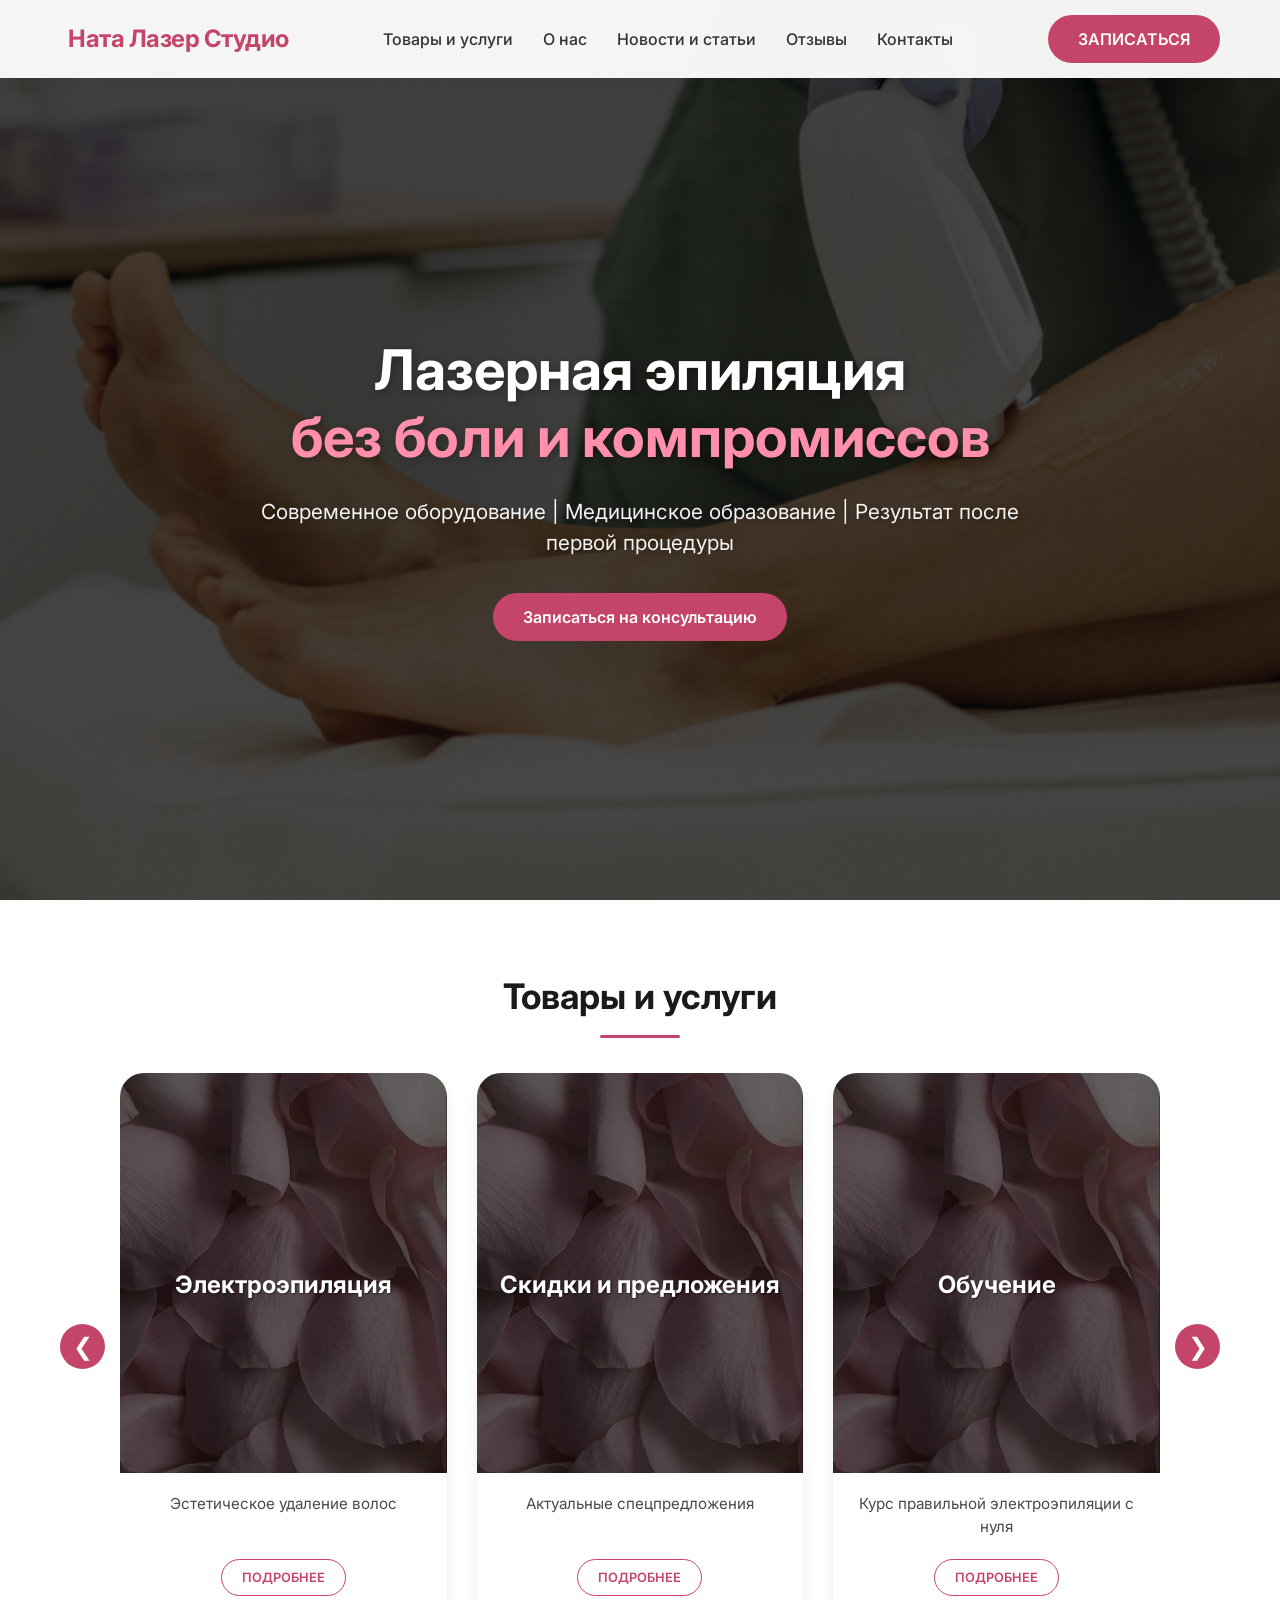
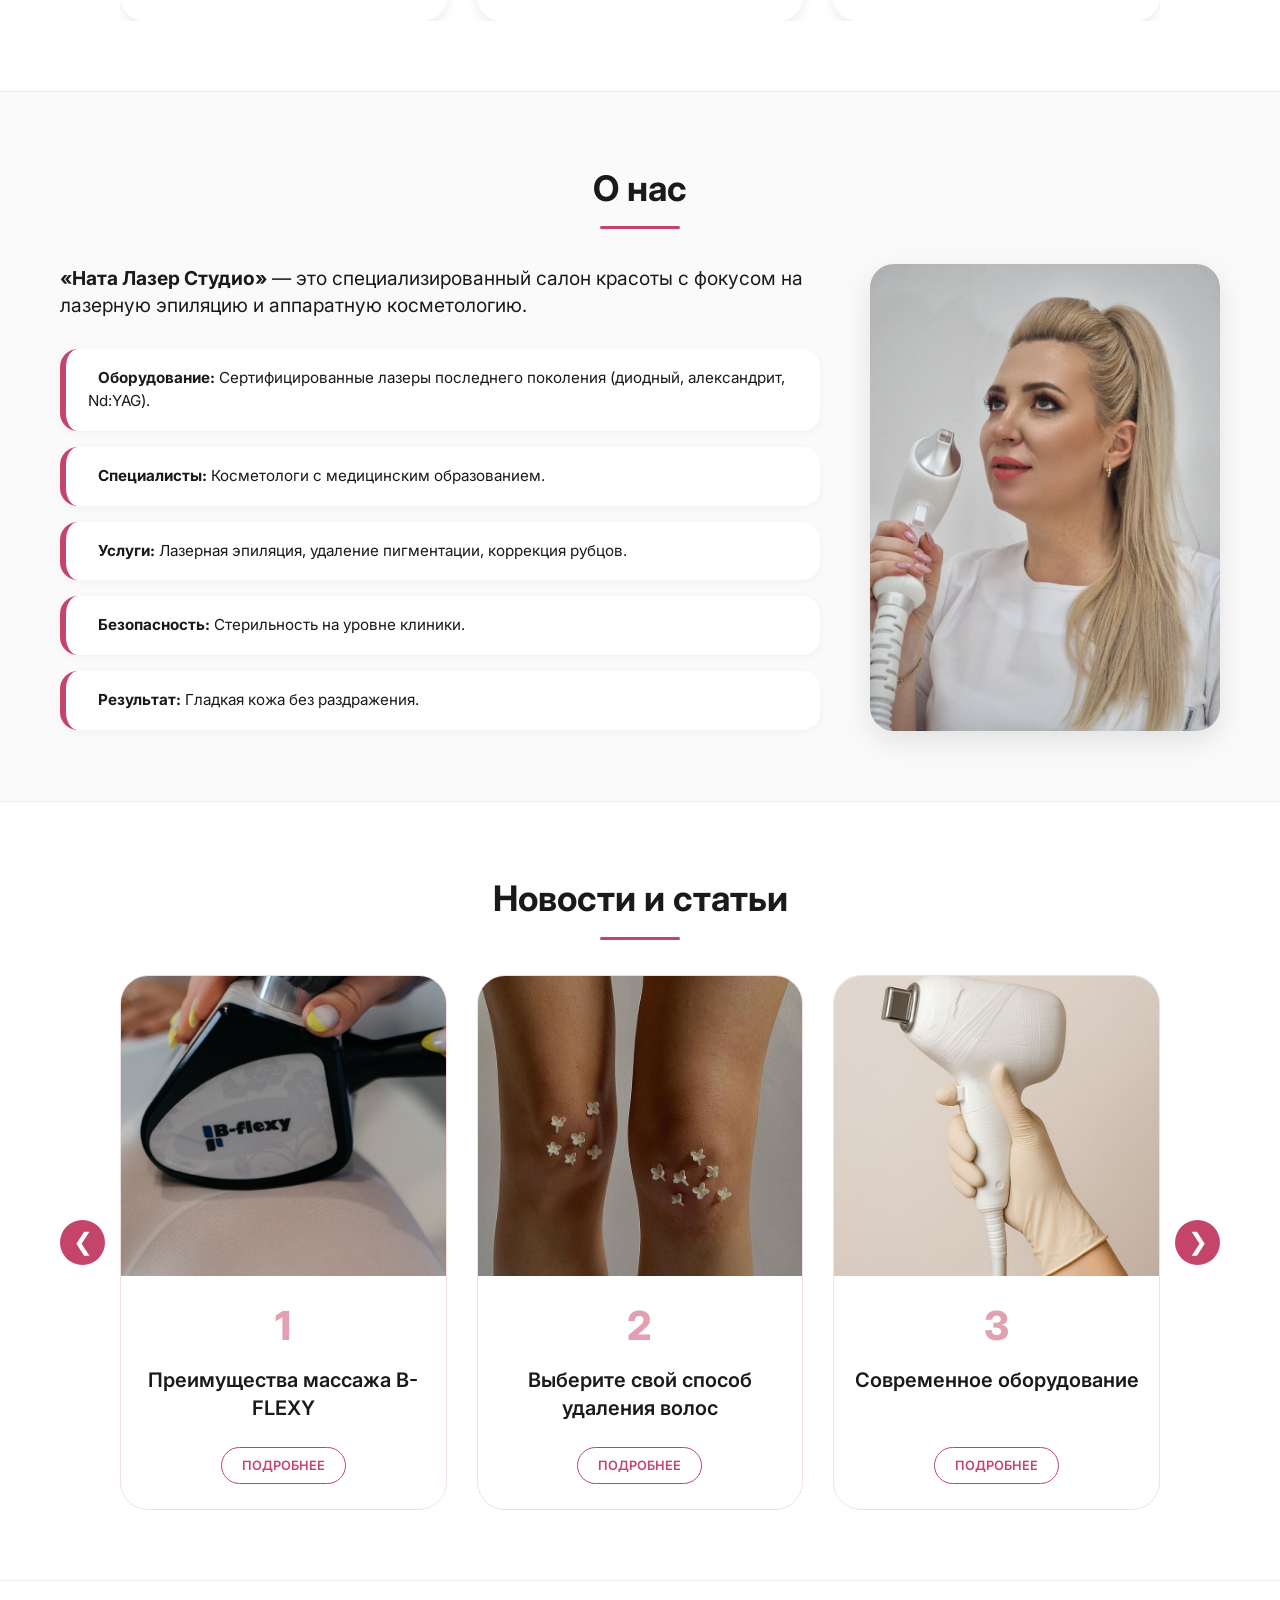
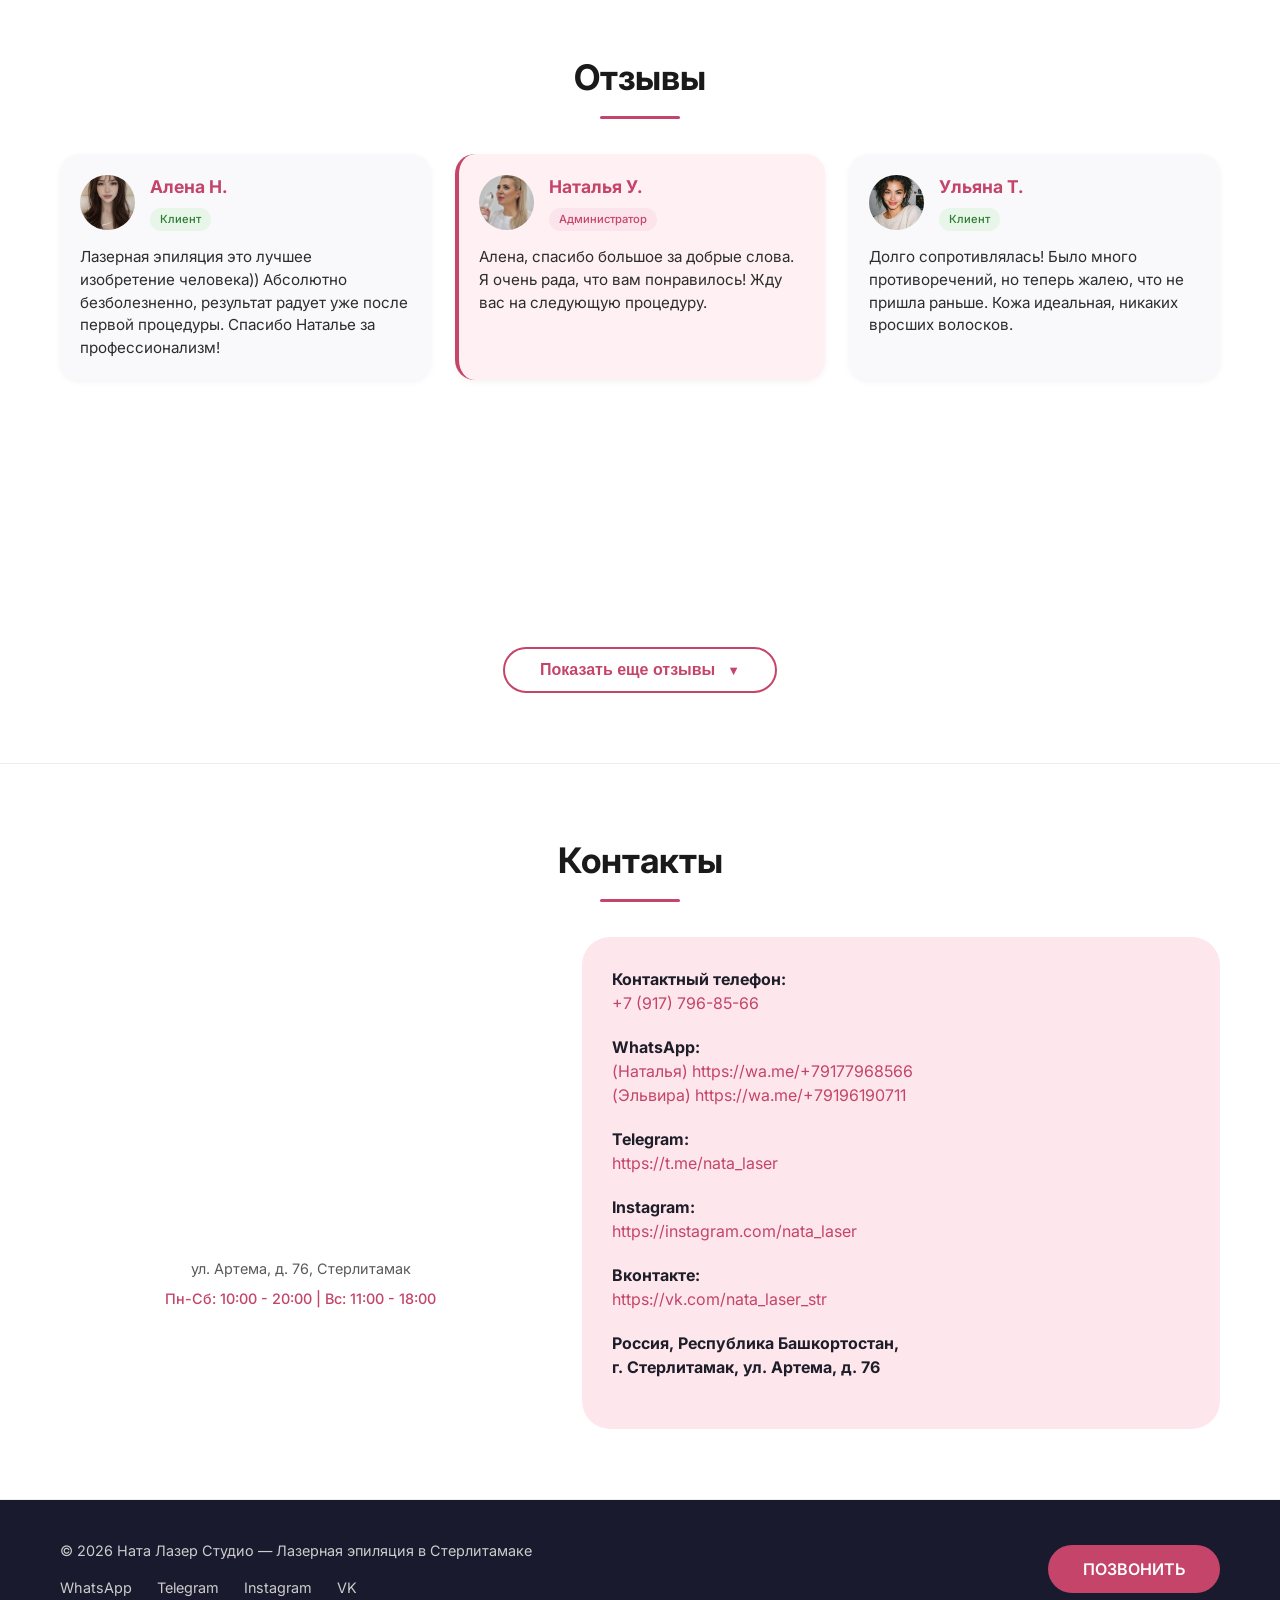
<file: index.html>
<!DOCTYPE html>
<html lang="ru">
<head>
    <meta charset="UTF-8">
    <meta name="viewport" content="width=device-width, initial-scale=1.0, user-scalable=yes">
    <title>Ната Лазер Студио - Лазерная эпиляция в Стерлитамаке</title>
    <link rel="stylesheet" href="css/style.css">
    <link href="https://fonts.googleapis.com/css2?family=Inter:opsz,wght@14..32,300;14..32,400;14..32,500;14..32,600;14..32,700&display=swap" rel="stylesheet">
</head>
<body>

    <!-- Блок с фоновым изображением (шапка + герой) -->
    <div class="hero-bg" style="background-image: url('6_-1.png');">
        <header class="header">
            <div class="container header-container">
                <div class="logo">
                    <span class="logo-icon"></span>
                    Ната Лазер Студио
                </div>
                <nav class="nav">
                    <ul class="nav-list">
                        <li><a href="#services">Товары и услуги</a></li>
                        <li><a href="#about">О нас</a></li>
                        <li><a href="#news">Новости и статьи</a></li>
                        <li><a href="#reviews">Отзывы</a></li>
                        <li><a href="#contacts">Контакты</a></li>
                    </ul>
                </nav>
                <div class="header-buttons">
                    <a href="pages/appointment.html" class="btn-primary">ЗАПИСАТЬСЯ</a>
                    <div class="mobile-menu-btn" id="mobileMenuBtn">☰</div>
                </div>
            </div>
        </header>

        <!-- Герой-секция -->
        <section class="hero">
            <div class="container hero-container">
                <div class="hero-content">
                    <h1>Лазерная эпиляция <span class="highlight">без боли и компромиссов</span></h1>
                    <p>Современное оборудование | Медицинское образование | Результат после первой процедуры</p>
                    <a href="pages/appointment.html" class="btn-primary">Записаться на консультацию</a>
                </div>
            </div>
        </section>
    </div>

    <!-- Секция: Товары и услуги со стрелками -->
<section id="services" class="services section">
    <div class="container">
        <h2 class="section-title">Товары и услуги</h2>
        <div class="services-slider-container">
            <button class="slider-arrow services-prev-arrow" id="servicesPrevBtn">❮</button>
            <div class="services-slider-wrapper">
                <div class="services-grid" id="servicesGrid">
                    <!-- Услуга 1 -->
                    <div class="service-card">
                        <div class="service-image-wrapper">
                            <img src="Лепестки.jfif" alt="Электроэпиляция">
                            <h3 class="image-title">Электроэпиляция</h3>
                        </div>
                        <div class="service-content">
                            <p>Эстетическое удаление волос</p>
                            <a href="pages/service-electroepilation.html" class="btn-outline">ПОДРОБНЕЕ</a>
                        </div>
                    </div>
                    <!-- Услуга 2 -->
                    <div class="service-card">
                        <div class="service-image-wrapper">
                            <img src="Лепестки.jfif" alt="Скидки и предложения">
                            <h3 class="image-title">Скидки и предложения</h3>
                        </div>
                        <div class="service-content">
                            <p>Актуальные спецпредложения</p>
                            <a href="pages/service-discounts.html" class="btn-outline">ПОДРОБНЕЕ</a>
                        </div>
                    </div>
                    <!-- Услуга 3 -->
                    <div class="service-card">
                        <div class="service-image-wrapper">
                            <img src="Лепестки.jfif" alt="Обучение">
                            <h3 class="image-title">Обучение</h3>
                        </div>
                        <div class="service-content">
                            <p>Курс правильной электроэпиляции с нуля</p>
                            <a href="pages/service-training.html" class="btn-outline">ПОДРОБНЕЕ</a>
                        </div>
                    </div>
                    <!-- Услуга 4 (новая) -->
                    <div class="service-card">
                        <div class="service-image-wrapper">
                            <img src="Лепестки.jfif" alt="Лазерная эпиляция">
                            <h3 class="image-title">Лазерная эпиляция</h3>
                        </div>
                        <div class="service-content">
                            <p>Безболезненное удаление волос на любом участке тела</p>
                            <a href="pages/service-laser.html" class="btn-outline">ПОДРОБНЕЕ</a>
                        </div>
                    </div>
                    <!-- Услуга 5 (новая) -->
                    <div class="service-card">
                        <div class="service-image-wrapper">
                            <img src="Лепестки.jfif" alt="Удаление пигментации">
                            <h3 class="image-title">Удаление пигментации</h3>
                        </div>
                        <div class="service-content">
                            <p>Избавление от возрастных и солнечных пятен</p>
                            <a href="pages/service-pigmentation.html" class="btn-outline">ПОДРОБНЕЕ</a>
                        </div>
                    </div>
                    <!-- Услуга 6 (новая) -->
                    <div class="service-card">
                        <div class="service-image-wrapper">
                            <img src="Лепестки.jfif" alt="Коррекция рубцов">
                            <h3 class="image-title">Коррекция рубцов</h3>
                        </div>
                        <div class="service-content">
                            <p>Сглаживание и уменьшение видимости рубцов</p>
                            <a href="pages/service-scars.html" class="btn-outline">ПОДРОБНЕЕ</a>
                        </div>
                    </div>
                    <!-- Пустые блоки для плавной прокрутки -->
                    <div class="service-card placeholder"></div>
                    <div class="service-card placeholder"></div>
                </div>
            </div>
            <button class="slider-arrow services-next-arrow" id="servicesNextBtn">❯</button>
        </div>
    </div>
</section>

    <!-- Секция: О нас (изображение справа, меньшего размера, без бейджа) -->
<section id="about" class="about section">
    <div class="container">
        <h2 class="section-title">О нас</h2>
        <div class="about-wrapper">
            <div class="about-content">
                <p class="about-intro"><strong>«Ната Лазер Студио»</strong> — это специализированный салон красоты с фокусом на лазерную эпиляцию и аппаратную косметологию.</p>
                <ul class="about-features">
                    <li><span class="check"></span> <strong>Оборудование:</strong> Сертифицированные лазеры последнего поколения (диодный, александрит, Nd:YAG).</li>
                    <li><span class="check"></span> <strong>Специалисты:</strong> Косметологи с медицинским образованием.</li>
                    <li><span class="check"></span> <strong>Услуги:</strong> Лазерная эпиляция, удаление пигментации, коррекция рубцов.</li>
                    <li><span class="check"></span> <strong>Безопасность:</strong> Стерильность на уровне клиники.</li>
                    <li><span class="check"></span> <strong>Результат:</strong> Гладкая кожа без раздражения.</li>
                </ul>
            </div>
            <div class="about-image">
                <img src="KfZKb-5ImnzSB_TgG2W9nOehvmDwSBTwfjggg4GZu4YEuq7ZzDr-_UV0fSuyWFz8wXO5xVfequ4tI4Vq-skDBWuE.jpg" alt="Наш салон">
            </div>
        </div>
    </div>
</section>

    <!-- Секция: Новости и статьи со стрелками -->
<section id="news" class="news section">
    <div class="container">
        <h2 class="section-title">Новости и статьи</h2>
        <div class="news-slider-container">
            <button class="slider-arrow news-prev-arrow" id="newsPrevBtn">❮</button>
            <div class="news-slider-wrapper">
                <div class="news-grid" id="newsGrid">
                    <!-- Новость 1 -->
                    <div class="news-item">
                        <div class="news-image">
                            <img src="XXL.jfif" alt="Массаж B-FLEXY">
                        </div>
                        <div class="news-content">
                            <div class="news-num">1</div>
                            <h3>Преимущества массажа B-FLEXY</h3>
                            <a href="pages/news-massage.html" class="btn-outline">ПОДРОБНЕЕ</a>
                        </div>
                    </div>
                    <!-- Новость 2 -->
                    <div class="news-item">
                        <div class="news-image">
                            <img src="загруженное (400).jfif" alt="Удаление волос">
                        </div>
                        <div class="news-content">
                            <div class="news-num">2</div>
                            <h3>Выберите свой способ удаления волос</h3>
                            <a href="pages/news-hair-removal.html" class="btn-outline">ПОДРОБНЕЕ</a>
                        </div>
                    </div>
                    <!-- Новость 3 -->
                    <div class="news-item">
                        <div class="news-image">
                            <img src="Depilación láser.jfif" alt="Оборудование">
                        </div>
                        <div class="news-content">
                            <div class="news-num">3</div>
                            <h3>Современное оборудование</h3>
                            <a href="pages/news-equipment.html" class="btn-outline">ПОДРОБНЕЕ</a>
                        </div>
                    </div>
                    <!-- Новость 4 (новая) -->
                    <div class="news-item">
                        <div class="news-image">
                            <img src="загруженное (500).jfif" alt="Лазерная эпиляция">
                        </div>
                        <div class="news-content">
                            <div class="news-num">4</div>
                            <h3>Лазерная эпиляция: мифы и реальность</h3>
                            <a href="pages/news-laser-myths.html" class="btn-outline">ПОДРОБНЕЕ</a>
                        </div>
                    </div>
                    <!-- Новость 5 (новая) -->
                    <div class="news-item">
                        <div class="news-image">
                            <img src="загруженное (19).jfif" alt="Уход за кожей">
                        </div>
                        <div class="news-content">
                            <div class="news-num">5</div>
                            <h3>Как ухаживать за кожей после эпиляции</h3>
                            <a href="pages/news-cosmetology.html" class="btn-outline">ПОДРОБНЕЕ</a>
                        </div>
                    </div>
                    <!-- Новость 6 (новая) -->
                    <div class="news-item">
                        <div class="news-image">
                            <img src="загруженное (100).jfif" alt="Косметология">
                        </div>
                        <div class="news-content">
                            <div class="news-num">6</div>
                            <h3>Аппаратная косметология: что нового?</h3>
                            <a href="#" class="btn-outline">ПОДРОБНЕЕ</a>
                        </div>
                    </div>
                    <!-- Пустые блоки для плавной прокрутки -->
                    <div class="news-item placeholder"></div>
                    <div class="news-item placeholder"></div>
                </div>
            </div>
            <button class="slider-arrow news-next-arrow" id="newsNextBtn">❯</button>
        </div>
    </div>
</section>

    <!-- Секция: Отзывы (сетка как на прототипе + кнопка "Показать еще") -->
<section id="reviews" class="reviews section">
    <div class="container">
        <h2 class="section-title">Отзывы</h2>
        <div class="reviews-wrapper">
            <div class="reviews-grid" id="reviewsGrid">
                <!-- Видимые отзывы -->
                
                <!-- 1. Алена Н. (клиент) -->
                <div class="review-card">
                    <div class="review-header">
                        <div class="review-avatar">
                            <img src="Top Shaggy Hairstyles for Women – Volume, Texture & Trendy Looks - Fascinate Names.jfif" alt="Аватар">
                        </div>
                        <div class="review-author">
                            <h4>Алена Н.</h4>
                            <span class="review-status client">Клиент</span>
                        </div>
                    </div>
                    <p>Лазерная эпиляция это лучшее изобретение человека)) Абсолютно безболезненно, результат радует уже после первой процедуры. Спасибо Наталье за профессионализм!</p>
                </div>
                
                <!-- 2. Наталья У. (админ) -->
                <div class="review-card admin-response">
                    <div class="review-header">
                        <div class="review-avatar">
                            <img src="KfZKb-5ImnzSB_TgG2W9nOehvmDwSBTwfjggg4GZu4YEuq7ZzDr-_UV0fSuyWFz8wXO5xVfequ4tI4Vq-skDBWuE.jpg" alt="Наталья">
                        </div>
                        <div class="review-author">
                            <h4>Наталья У.</h4>
                            <span class="review-status admin">Администратор</span>
                        </div>
                    </div>
                    <p>Алена, спасибо большое за добрые слова. Я очень рада, что вам понравилось! Жду вас на следующую процедуру.</p>
                </div>
                
                <!-- 3. Ульяна Т. (клиент) -->
                <div class="review-card">
                    <div class="review-header">
                        <div class="review-avatar">
                            <img src="загруженное (150).jfif" alt="Аватар">
                        </div>
                        <div class="review-author">
                            <h4>Ульяна Т.</h4>
                            <span class="review-status client">Клиент</span>
                        </div>
                    </div>
                    <p>Долго сопротивлялась! Было много противоречений, но теперь жалею, что не пришла раньше. Кожа идеальная, никаких вросших волосков.</p>
                </div>
                
                <!-- 4. Наталья У. (админ) -->
                <div class="review-card admin-response">
                    <div class="review-header">
                        <div class="review-avatar">
                            <img src="KfZKb-5ImnzSB_TgG2W9nOehvmDwSBTwfjggg4GZu4YEuq7ZzDr-_UV0fSuyWFz8wXO5xVfequ4tI4Vq-skDBWuE.jpg" alt="Наталья">
                        </div>
                        <div class="review-author">
                            <h4>Наталья У.</h4>
                            <span class="review-status admin">Администратор</span>
                        </div>
                    </div>
                    <p>Ульяна, спасибо, моя дорогая, очень рада, что всё у тебя получилось! Главное — довериться профессионалам.</p>
                </div>
                
                <!-- 5. Оксана В. (клиент) -->
                <div class="review-card">
                    <div class="review-header">
                        <div class="review-avatar">
                            <img src="загруженное (18).jfif" alt="Аватар">
                        </div>
                        <div class="review-author">
                            <h4>Оксана В.</h4>
                            <span class="review-status client">Клиент</span>
                        </div>
                    </div>
                    <p>Очень долго мечтала о гладкой и красивой коже. Испробовала всё — воск, шугаринг. Лазер — это прорыв! Спасибо студии за подход.</p>
                </div>
                
                <!-- 6. Наталья У. (админ) -->
                <div class="review-card admin-response">
                    <div class="review-header">
                        <div class="review-avatar">
                            <img src="KfZKb-5ImnzSB_TgG2W9nOehvmDwSBTwfjggg4GZu4YEuq7ZzDr-_UV0fSuyWFz8wXO5xVfequ4tI4Vq-skDBWuE.jpg" alt="Наталья">
                        </div>
                        <div class="review-author">
                            <h4>Наталья У.</h4>
                            <span class="review-status admin">Администратор</span>
                        </div>
                    </div>
                    <p>Оксана, спасибо большое. Я благодарна за твой выбор и доверие. Радовать вас — моя главная цель!</p>
                </div>
                
                <!-- Дополнительные отзывы (скрыты по умолчанию) -->
                
                <!-- 7. Екатерина М. (клиент) -->
                <div class="review-card extra-review">
                    <div class="review-header">
                        <div class="review-avatar">
                            <img src="загруженное (450).jfif" alt="Аватар">
                        </div>
                        <div class="review-author">
                            <h4>Екатерина М.</h4>
                            <span class="review-status client">Клиент</span>
                        </div>
                    </div>
                    <p>Посетила студию впервые. Очень понравилось отношение персонала и чистота. Процедура прошла комфортно, результат отличный. Обязательно приду еще!</p>
                </div>
                
                <!-- 8. Наталья У. (админ) -->
                <div class="review-card admin-response extra-review">
                    <div class="review-header">
                        <div class="review-avatar">
                            <img src="KfZKb-5ImnzSB_TgG2W9nOehvmDwSBTwfjggg4GZu4YEuq7ZzDr-_UV0fSuyWFz8wXO5xVfequ4tI4Vq-skDBWuE.jpg" alt="Наталья">
                        </div>
                        <div class="review-author">
                            <h4>Наталья У.</h4>
                            <span class="review-status admin">Администратор</span>
                        </div>
                    </div>
                    <p>Екатерина, спасибо за тёплые слова! Всегда рады вас видеть. Следите за нашими акциями!</p>
                </div>
                
                <!-- 9. Дмитрий П. (клиент) -->
                <div class="review-card extra-review">
                    <div class="review-header">
                        <div class="review-avatar">
                            <img src="midjourney.jfif" alt="Аватар">
                        </div>
                        <div class="review-author">
                            <h4>Дмитрий П.</h4>
                            <span class="review-status client">Клиент</span>
                        </div>
                    </div>
                    <p>Делал лазерную эпиляцию спины и плеч. Результат превзошёл ожидания. Волосы стали намного тоньше и растут медленнее. Рекомендую!</p>
                </div>
                
                <!-- 10. Наталья У. (админ) -->
                <div class="review-card admin-response extra-review">
                    <div class="review-header">
                        <div class="review-avatar">
                            <img src="KfZKb-5ImnzSB_TgG2W9nOehvmDwSBTwfjggg4GZu4YEuq7ZzDr-_UV0fSuyWFz8wXO5xVfequ4tI4Vq-skDBWuE.jpg" alt="Наталья">
                        </div>
                        <div class="review-author">
                            <h4>Наталья У.</h4>
                            <span class="review-status admin">Администратор</span>
                        </div>
                    </div>
                    <p>Дмитрий, благодарю за отзыв! Рады, что вы остались довольны результатом. Для мужчин у нас тоже есть специальные условия.</p>
                </div>
                
                <!-- 11. Ирина С. (клиент) -->
                <div class="review-card extra-review">
                    <div class="review-header">
                        <div class="review-avatar">
                            <img src="vkh.jfif" alt="Аватар">
                        </div>
                        <div class="review-author">
                            <h4>Ирина С.</h4>
                            <span class="review-status client">Клиент</span>
                        </div>
                    </div>
                    <p>Хожу уже полгода, кожа стала идеально гладкой. Очень удобное расположение, приятная атмосфера. Наталья — профессионал своего дела!</p>
                </div>
                
                <!-- 12. Наталья У. (админ) -->
                <div class="review-card admin-response extra-review">
                    <div class="review-header">
                        <div class="review-avatar">
                            <img src="KfZKb-5ImnzSB_TgG2W9nOehvmDwSBTwfjggg4GZu4YEuq7ZzDr-_UV0fSuyWFz8wXO5xVfequ4tI4Vq-skDBWuE.jpg" alt="Наталья">
                        </div>
                        <div class="review-author">
                            <h4>Наталья У.</h4>
                            <span class="review-status admin">Администратор</span>
                        </div>
                    </div>
                    <p>Ирина, спасибо большое за доверие и такой чудесный отзыв! Всегда ваша.</p>
                </div>
                
                <!-- 13. Анна К. (клиент) -->
                <div class="review-card extra-review">
                    <div class="review-header">
                        <div class="review-avatar">
                            <img src="загруженное (350).jfif" alt="Аватар">
                        </div>
                        <div class="review-author">
                            <h4>Анна К.</h4>
                            <span class="review-status client">Клиент</span>
                        </div>
                    </div>
                    <p>Отличный салон! Делала удаление сосудистых звёздочек. Всё прошло быстро и безболезненно. Результат заметен сразу. Спасибо!</p>
                </div>
                
                <!-- 14. Наталья У. (админ) -->
                <div class="review-card admin-response extra-review">
                    <div class="review-header">
                        <div class="review-avatar">
                            <img src="KfZKb-5ImnzSB_TgG2W9nOehvmDwSBTwfjggg4GZu4YEuq7ZzDr-_UV0fSuyWFz8wXO5xVfequ4tI4Vq-skDBWuE.jpg" alt="Наталья">
                        </div>
                        <div class="review-author">
                            <h4>Наталья У.</h4>
                            <span class="review-status admin">Администратор</span>
                        </div>
                    </div>
                    <p>Анна, спасибо за отзыв! Рада, что вам помогла наша процедура. Ждём вас снова!</p>
                </div>
                
                <!-- 15. Сергей В. (клиент) -->
                <div class="review-card extra-review">
                    <div class="review-header">
                        <div class="review-avatar">
                            <img src="загруженное (20).jfif" alt="Аватар">
                        </div>
                        <div class="review-author">
                            <h4>Сергей В.</h4>
                            <span class="review-status client">Клиент</span>
                        </div>
                    </div>
                    <p>Пришёл по рекомендации жены. Очень доволен! Персонал вежливый, оборудование современное. Процедура комфортная.</p>
                </div>
                
                <!-- 16. Наталья У. (админ) -->
                <div class="review-card admin-response extra-review">
                    <div class="review-header">
                        <div class="review-avatar">
                            <img src="KfZKb-5ImnzSB_TgG2W9nOehvmDwSBTwfjggg4GZu4YEuq7ZzDr-_UV0fSuyWFz8wXO5xVfequ4tI4Vq-skDBWuE.jpg" alt="Наталья">
                        </div>
                        <div class="review-author">
                            <h4>Наталья У.</h4>
                            <span class="review-status admin">Администратор</span>
                        </div>
                    </div>
                    <p>Сергей, спасибо большое! Передавайте привет супруге. Рады, что вам понравилось!</p>
                </div>
            </div>
            
            <!-- Кнопка "Показать еще" со стрелкой вниз -->
            <div class="reviews-show-more">
                <button id="showMoreReviewsBtn" class="btn-show-more">
                    <span>Показать еще отзывы</span>
                    <span class="arrow-down">▼</span>
                </button>
            </div>
        </div>
    </div>
</section>

    <!-- Секция: Контакты (без кнопки "Позвонить") -->
<section id="contacts" class="contacts section">
    <div class="container">
        <h2 class="section-title">Контакты</h2>
        <div class="contacts-wrapper">
            <div class="contacts-map">
                <iframe src="https://yandex.ru/map-widget/v1/?ll=56.000000%2C53.000000&z=14" width="100%" height="300" style="border:0; border-radius: 20px;" allowfullscreen="" loading="lazy"></iframe>
                <div class="map-note">
                    <p>ул. Артема, д. 76, Стерлитамак</p>
                    <p class="work-hours">Пн-Сб: 10:00 - 20:00 | Вс: 11:00 - 18:00</p>
                </div>
            </div>
            <div class="contacts-info">
                <div class="contact-phone">
                    <strong>Контактный телефон:</strong><br>
                    <a href="tel:+79177968566">+7 (917) 796-85-66</a>
                </div>
                <div class="contact-social">
                    <strong>WhatsApp:</strong><br>
                    <a href="https://wa.me/+79177968566" target="_blank">(Наталья) https://wa.me/+79177968566</a><br>
                    <a href="https://wa.me/+79196190711" target="_blank">(Эльвира) https://wa.me/+79196190711</a>
                </div>
                <div class="contact-social">
                    <strong>Telegram:</strong><br>
                    <a href="https://t.me/nata_laser" target="_blank">https://t.me/nata_laser</a>
                </div>
                <div class="contact-social">
                    <strong>Instagram:</strong><br>
                    <a href="https://instagram.com/nata_laser" target="_blank">https://instagram.com/nata_laser</a>
                </div>
                <div class="contact-social">
                    <strong>Вконтакте:</strong><br>
                    <a href="https://vk.com/nata_laser_str" target="_blank">https://vk.com/nata_laser_str</a>
                </div>
                <div class="contact-address">
                    <strong>Россия, Республика Башкортостан,<br> г. Стерлитамак, ул. Артема, д. 76</strong>
                </div>
                <!-- Кнопка ПОЗВОНИТЬ УДАЛЕНА ОТСЮДА -->
            </div>
        </div>
    </div>
</section>

<footer class="footer">
    <div class="container">
        <div class="footer-wrapper">
            <div class="footer-left">
                <p>© 2026 Ната Лазер Студио — Лазерная эпиляция в Стерлитамаке</p>
                <div class="footer-social">
                    <a href="https://wa.me/+79177968566">WhatsApp</a>
                    <a href="https://t.me/nata_laser">Telegram</a>
                    <a href="https://instagram.com/nata_laser">Instagram</a>
                    <a href="https://vk.com/nata_laser_str">VK</a>
                </div>
            </div>
            <div class="footer-right">
                <a href="tel:+79177968566" class="btn-call-footer">ПОЗВОНИТЬ</a>
            </div>
        </div>
    </div>
</footer>

    <script src="java/script.java"></script>
</body>
</html>
</file>
<file: css/style.css>
* {
    margin: 0;
    padding: 0;
    box-sizing: border-box;
}

body {
    font-family: 'Inter', sans-serif;
    background-color: #fff;
    color: #1a1a1a;
    line-height: 1.5;
}

.container {
    max-width: 1200px;
    margin: 0 auto;
    padding: 0 20px;
}

/* Блок с фоновым изображением для верха сайта */
.hero-bg {
    background-size: cover;
    background-position: center center;
    background-repeat: no-repeat;
    position: relative;
    min-height: 100vh;
    display: flex;
    flex-direction: column;
}

.hero-bg::before {
    content: '';
    position: absolute;
    top: 0;
    left: 0;
    width: 100%;
    height: 100%;
    background-color: rgba(0, 0, 0, 0.5);
    z-index: 0;
}

.hero-bg .header,
.hero-bg .hero {
    position: relative;
    z-index: 1;
}

/* Header */
.header {
    background: rgba(255, 255, 255, 0.95);
    backdrop-filter: blur(10px);
    box-shadow: 0 2px 15px rgba(0,0,0,0.05);
    position: fixed;
    top: 0;
    left: 0;
    width: 100%;
    z-index: 1000;
    padding: 15px 0;
    transition: all 0.3s ease;
}

/* Дополнительно: при скролле можно добавить уплотнение шапки (опционально) */
.header.scrolled {
    padding: 10px 0;
    background: rgba(255, 255, 255, 0.98);
    box-shadow: 0 4px 20px rgba(0,0,0,0.1);
}

.header-container {
    display: flex;
    justify-content: space-between;
    align-items: center;
    flex-wrap: wrap;
}

.logo {
    font-size: 1.5rem;
    font-weight: 700;
    color: #c44569;
    letter-spacing: -0.5px;
    display: flex;
    align-items: center;
    gap: 8px;
}

.logo-icon {
    font-size: 1.8rem;
}

.nav-list {
    display: flex;
    list-style: none;
    gap: 30px;
}

.nav-list a {
    text-decoration: none;
    color: #333;
    font-weight: 500;
    transition: 0.3s;
}

.nav-list a:hover {
    color: #c44569;
}

.btn-primary {
    background: #c44569;
    color: white;
    border: none;
    padding: 12px 30px;
    border-radius: 40px;
    font-weight: 600;
    font-size: 1rem;
    cursor: pointer;
    transition: 0.3s;
    text-decoration: none;
    display: inline-block;
}

.btn-primary:hover {
    background: #a83453;
    transform: scale(1.05);
    box-shadow: 0 4px 12px rgba(196,69,105,0.3);
}

.btn-large {
    padding: 16px 45px;
    font-size: 1.1rem;
    font-weight: 700;
    letter-spacing: 1px;
}

.mobile-menu-btn {
    display: none;
    font-size: 28px;
    cursor: pointer;
    margin-left: 15px;
}

/* Hero секция */
.hero {
    padding: 120px 0;
    flex: 1;
    display: flex;
    align-items: center;
}

.hero-container {
    display: flex;
    flex-direction: column;
    align-items: center;
    justify-content: center;
    text-align: center;
    gap: 40px;
}

.hero-content {
    flex: none;
    width: 100%;
    max-width: 800px;
}

.hero-content h1 {
    font-size: 3.5rem;
    line-height: 1.2;
    margin-bottom: 25px;
    color: #ffffff;
    text-shadow: 2px 2px 8px rgba(0,0,0,0.3);
}

.hero-content .highlight {
    color: #ff8fab;
    display: inline-block;
}

.hero-content p {
    font-size: 1.3rem;
    color: rgba(255, 255, 255, 0.95);
    margin-bottom: 35px;
    text-shadow: 1px 1px 4px rgba(0,0,0,0.3);
}

/* Секции */
.section {
    padding: 70px 0;
    border-bottom: 1px solid #eee;
}

/* Заголовки секций по центру */
.section-title {
    font-size: 2.2rem;
    margin-bottom: 50px;
    font-weight: 700;
    position: relative;
    display: block;
    text-align: center;
}

.section-title:after {
    content: '';
    position: absolute;
    bottom: -15px;
    left: 50%;
    transform: translateX(-50%);
    width: 80px;
    height: 3px;
    background: #c44569;
    border-radius: 2px;
}

/* Товары и услуги со стрелками */
.services-slider-container {
    position: relative;
    display: flex;
    align-items: center;
    gap: 15px;
}

.services-slider-wrapper {
    flex: 1;
    overflow: hidden;
}

.services-grid {
    display: flex;
    gap: 30px;
    transition: transform 0.4s ease;
    will-change: transform;
}

.service-card {
    flex: 0 0 calc(33.333% - 20px);
    min-width: 280px;
    background: #ffffff;
    border-radius: 24px;
    overflow: hidden;
    transition: 0.3s;
    box-shadow: 0 4px 12px rgba(0,0,0,0.08);
    text-align: center;
    display: flex;
    flex-direction: column;
}

.service-card.placeholder {
    background: transparent;
    box-shadow: none;
    visibility: hidden;
}

.service-card:hover {
    transform: translateY(-5px);
    box-shadow: 0 8px 25px rgba(0,0,0,0.15);
}

/* Контейнер с изображением и заголовком поверх */
.service-image-wrapper {
    position: relative;
    width: 100%;
    height: 400px;
    overflow: hidden;
}

.service-image-wrapper img {
    width: 100%;
    height: 100%;
    object-fit: cover;
    transition: 0.3s;
}

.service-card:hover .service-image-wrapper img {
    transform: scale(1.05);
}

/* Заголовок на изображении */
.image-title {
    position: absolute;
    bottom: 160px;
    left: 0;
    right: 0;
    text-align: center;
    color: #ffffff;
    font-size: 1.5rem;
    font-weight: 700;
    margin: 0;
    padding: 10px 15px;
    text-shadow: 1px 1px 2px rgba(0,0,0,0.5);
}

/* Контент под изображением */
.service-content {
    padding: 20px 20px 25px;
    flex: 1;
    display: flex;
    flex-direction: column;
}

.service-content p {
    color: #4a4a4a;
    margin-bottom: 20px;
    font-weight: 400;
    font-size: 0.95rem;
    flex: 1;
}

.service-content .btn-outline {
    align-self: center;
    margin-top: auto;
}

.btn-outline {
    background: transparent;
    border: 1.5px solid #c44569;
    color: #c44569;
    padding: 8px 20px;
    border-radius: 40px;
    text-decoration: none;
    font-weight: 600;
    font-size: 0.8rem;
    transition: 0.3s;
    display: inline-block;
}

.btn-outline:hover {
    background: #c44569;
    color: white;
}

/* Стрелки для товаров и услуг */
.services-prev-arrow,
.services-next-arrow {
    background: #c44569;
    border: none;
    width: 45px;
    height: 45px;
    border-radius: 50%;
    font-size: 1.5rem;
    cursor: pointer;
    transition: 0.3s;
    display: flex;
    align-items: center;
    justify-content: center;
    color: white;
    flex-shrink: 0;
}

.services-prev-arrow:hover,
.services-next-arrow:hover {
    background: #a83453;
    transform: scale(1.05);
}

/* О нас - изображение справа, меньшего размера */
.about {
    background: #fafafa;
}

.about-wrapper {
    display: flex;
    gap: 50px;
    align-items: center;
    justify-content: space-between;
    flex-wrap: wrap;
}

.about-content {
    flex: 2;
    order: 1;
}

.about-image {
    flex: 1;
    max-width: 350px;
    position: relative;
    border-radius: 24px;
    overflow: hidden;
    box-shadow: 0 10px 30px rgba(0,0,0,0.1);
    order: 2;
}

.about-image img {
    width: 100%;
    height: auto;
    display: block;
}

.about-intro {
    font-size: 1.2rem;
    margin-bottom: 30px;
    line-height: 1.4;
}

.about-features {
    list-style: none;
    display: flex;
    flex-direction: column;
    gap: 16px;
}

.about-features li {
    background: white;
    padding: 18px 22px;
    border-radius: 18px;
    border-left: 6px solid #c44569;
    box-shadow: 0 2px 8px rgba(0,0,0,0.04);
    font-size: 0.95rem;
}

.check {
    color: #c44569;
    font-weight: bold;
    margin-right: 10px;
}

/* Новости и статьи со стрелками */
.news-slider-container {
    position: relative;
    display: flex;
    align-items: center;
    gap: 15px;
}

.news-slider-wrapper {
    flex: 1;
    overflow: hidden;
}

.news-grid {
    display: flex;
    gap: 30px;
    transition: transform 0.4s ease;
    will-change: transform;
}

.news-item {
    flex: 0 0 calc(33.333% - 20px);
    min-width: 280px;
    background: #ffffff;
    border: 1px solid #f0e0e4;
    border-radius: 28px;
    overflow: hidden;
    transition: 0.3s;
    display: flex;
    flex-direction: column;
}

.news-item.placeholder {
    background: transparent;
    border: none;
    box-shadow: none;
    visibility: hidden;
}

.news-item:hover {
    transform: translateY(-5px);
    box-shadow: 0 10px 25px rgba(0,0,0,0.1);
}

.news-image {
    width: 100%;
    height: 300px;
    overflow: hidden;
    flex-shrink: 0;
}

.news-image img {
    width: 100%;
    height: 100%;
    object-fit: cover;
    transition: 0.3s;
}

.news-item:hover .news-image img {
    transform: scale(1.05);
}

.news-content {
    padding: 20px 20px 25px;
    text-align: center;
    display: flex;
    flex-direction: column;
    flex: 1;
}

.news-num {
    font-size: 2.5rem;
    font-weight: 800;
    color: #c44569;
    opacity: 0.5;
    display: block;
    margin-bottom: 10px;
}

.news-item h3 {
    font-size: 1.25rem;
    font-weight: 600;
    margin: 0 0 25px 0;
    line-height: 1.4;
    color: #1a1a1a;
    flex: 1;
}

.news-item .btn-outline {
    align-self: center;
    margin-top: auto;
}

/* Стрелки для новостей */
.news-prev-arrow,
.news-next-arrow {
    background: #c44569;
    border: none;
    width: 45px;
    height: 45px;
    border-radius: 50%;
    font-size: 1.5rem;
    cursor: pointer;
    transition: 0.3s;
    display: flex;
    align-items: center;
    justify-content: center;
    color: white;
    flex-shrink: 0;
}

.news-prev-arrow:hover,
.news-next-arrow:hover {
    background: #a83453;
    transform: scale(1.05);
}

/* Отзывы (сетка, как в прототипе) */
.reviews-wrapper {
    position: relative;
}

.reviews-grid {
    display: grid;
    grid-template-columns: repeat(auto-fill, minmax(320px, 1fr));
    gap: 24px;
}

.review-card {
    background: #f9f9fc;
    border-radius: 20px;
    padding: 20px;
    box-shadow: 0 2px 6px rgba(0,0,0,0.05);
}

.review-card h4 {
    font-size: 1.1rem;
    color: #c44569;
    margin-bottom: 12px;
    font-weight: 700;
}

.review-card p {
    color: #2d2d2d;
    font-size: 0.95rem;
    line-height: 1.5;
}

.admin-response {
    background: #fff0f3;
    border-left: 4px solid #c44569;
}

/* Скрытые отзывы */
.review-card.extra-review {
    display: none;
}

.reviews-grid.show-all .review-card.extra-review {
    display: block;
}

/* Кнопка "Показать еще" со стрелкой */
.reviews-show-more {
    text-align: center;
    margin-top: 40px;
}

.btn-show-more {
    background: transparent;
    border: 2px solid #c44569;
    color: #c44569;
    padding: 12px 35px;
    border-radius: 50px;
    font-size: 1rem;
    font-weight: 600;
    cursor: pointer;
    transition: 0.3s;
    display: inline-flex;
    align-items: center;
    gap: 12px;
}

.btn-show-more:hover {
    background: #c44569;
    color: white;
    transform: translateY(-2px);
    box-shadow: 0 4px 12px rgba(196,69,105,0.3);
}

.arrow-down {
    font-size: 0.8rem;
    transition: transform 0.3s;
}

.btn-show-more.active .arrow-down {
    transform: rotate(180deg);
}

/* Отзывы с аватарами */
.review-header {
    display: flex;
    align-items: center;
    gap: 15px;
    margin-bottom: 15px;
}

.review-avatar {
    width: 55px;
    height: 55px;
    border-radius: 50%;
    overflow: hidden;
    flex-shrink: 0;
    background: #e0e0e0;
}

.review-avatar img {
    width: 100%;
    height: 100%;
    object-fit: cover;
}

.review-author {
    flex: 1;
}

.review-author h4 {
    font-size: 1.1rem;
    color: #c44569;
    margin-bottom: 5px;
    font-weight: 700;
}

.review-status {
    font-size: 0.7rem;
    padding: 3px 10px;
    border-radius: 20px;
    display: inline-block;
    font-weight: 500;
}

.review-status.client {
    background: #e8f5e9;
    color: #2e7d32;
}

.review-status.admin {
    background: #fce4ec;
    color: #c44569;
}

/* Контакты */
.contacts-wrapper {
    display: flex;
    flex-wrap: wrap;
    gap: 40px;
}

.contacts-info {
    flex: 1.2;
    background: #fee7ec;
    padding: 30px;
    border-radius: 28px;
    order: 2;
}

.contacts-info div {
    margin-bottom: 20px;
}

.contacts-info a {
    color: #c44569;
    text-decoration: none;
    word-break: break-all;
    transition: 0.2s;
}

.contacts-info a:hover {
    text-decoration: underline;
}

.contacts-info strong {
    color: #1e1e2a;
}

/* Кнопка в контактах, такая же как в новостях */
.contact-btn-wrapper {
    margin-top: 25px;
    text-align: center;
}

.btn-outline-contact {
    background: transparent;
    border: 1.5px solid #c44569;
    color: #c44569;
    padding: 10px 30px;
    border-radius: 10px;
    text-decoration: none;
    font-weight: 600;
    font-size: 0.9rem;
    transition: 0.3s;
    display: inline-block;
    cursor: pointer;
}

.btn-outline-contact:hover {
    background: #c44569;
    color: white;
}

.contacts-map {
    flex: 1;
    min-width: 280px;
    order: 1;
}

.map-note {
    margin-top: 15px;
    font-size: 0.9rem;
    color: #5a5a5a;
    text-align: center;
}

.work-hours {
    color: #c44569;
    font-weight: 500;
    margin-top: 8px;
}

/* Footer - текст слева, кнопка справа */
.footer {
    background: #1a1a2e;
    color: #ccc;
    padding: 40px 0;
}

.footer-wrapper {
    display: flex;
    justify-content: space-between;
    align-items: center;
    flex-wrap: wrap;
    gap: 30px;
}

.footer-left {
    text-align: left;
}

.footer-left p {
    margin-bottom: 15px;
    font-size: 0.9rem;
}

.footer-social {
    display: flex;
    gap: 25px;
    flex-wrap: wrap;
}

.footer-social a {
    color: #ccc;
    text-decoration: none;
    transition: 0.3s;
    font-size: 0.9rem;
}

.footer-social a:hover {
    color: #c44569;
}

.footer-right {
    flex-shrink: 0;
}

/* Кнопка "ПОЗВОНИТЬ" в подвале */
.btn-call-footer {
    display: inline-block;
    background: #c44569;
    color: white;
    border: none;
    padding: 12px 35px;
    border-radius: 50px;
    font-weight: 600;
    font-size: 1rem;
    text-decoration: none;
    transition: 0.3s;
    cursor: pointer;
    white-space: nowrap;
}

.btn-call-footer:hover {
    background: #a83453;
    transform: scale(1.03);
    box-shadow: 0 4px 12px rgba(196,69,105,0.3);
}

/* Адаптив для мобильных устройств */
@media (max-width: 768px) {
    .nav {
        display: none;
        width: 100%;
        order: 3;
        margin-top: 20px;
    }
    .nav.active {
        display: block;
    }
    .nav-list {
        flex-direction: column;
        align-items: center;
        gap: 15px;
    }
    .mobile-menu-btn {
        display: block;
    }
    .header-buttons {
        display: flex;
        align-items: center;
    }
    
    .hero {
        padding: 60px 0;
    }
    .hero-content h1 {
        font-size: 2rem;
    }
    .hero-content p {
        font-size: 1rem;
    }
    .btn-large {
        padding: 12px 30px;
        font-size: 0.9rem;
    }
    
    .section-title {
        font-size: 1.8rem;
    }
    
    /* ===== ТОВАРЫ И УСЛУГИ (мобильная версия) ===== */
    .services-slider-container {
        gap: 10px;
    }
    
    .services-prev-arrow,
    .services-next-arrow {
        width: 35px;
        height: 35px;
        font-size: 1rem;
    }
    
    .service-card {
        flex: 0 0 100%;
        min-width: auto;
        margin: 0 0;
    }
    
    .service-image-wrapper {
        height: 220px;
    }
    
    .image-title {
        font-size: 1.3rem;
        bottom: 15px;
        padding: 8px 12px;
    }
    
    .service-content {
        padding: 15px 15px 20px;
    }
    
    .service-content p {
        font-size: 0.9rem;
        margin-bottom: 15px;
    }
    
    .service-content .btn-outline {
        padding: 8px 25px;
        font-size: 0.8rem;
    }
    
    /* ===== НОВОСТИ И СТАТЬИ (мобильная версия) ===== */
    .news-slider-container {
        gap: 10px;
    }
    
    .news-prev-arrow,
    .news-next-arrow {
        width: 35px;
        height: 35px;
        font-size: 1rem;
    }
    
    .news-item {
        flex: 0 0 100%;
        min-width: auto;
        margin: 0 0;
    }
    
    .news-image {
        height: 180px;
    }
    
    .news-content {
        padding: 15px 15px 20px;
    }
    
    .news-num {
        font-size: 1.8rem;
        margin-bottom: 8px;
    }
    
    .news-item h3 {
        font-size: 1.1rem;
        margin-bottom: 15px;
    }
    
    .news-item .btn-outline {
        padding: 8px 25px;
        font-size: 0.8rem;
    }
    
    /* ===== ОТЗЫВЫ (мобильная версия) ===== */
    .reviews-grid {
        grid-template-columns: 1fr;
        gap: 16px;
    }
    
    .review-card {
        padding: 15px;
    }
    
    .review-header {
        gap: 12px;
        margin-bottom: 12px;
    }
    
    .review-avatar {
        width: 45px;
        height: 45px;
    }
    
    .review-author h4 {
        font-size: 1rem;
        margin-bottom: 3px;
    }
    
    .review-status {
        font-size: 0.65rem;
        padding: 2px 8px;
    }
    
    .review-card p {
        font-size: 0.85rem;
        line-height: 1.4;
    }
    
    .btn-show-more {
        padding: 10px 25px;
        font-size: 0.9rem;
    }
    
    /* ===== О НАС (мобильная версия) ===== */
    .about-wrapper {
        flex-direction: column;
        gap: 30px;
    }
    
    .about-content {
        order: 1;
    }
    
    .about-image {
        order: 2;
        max-width: 100%;
    }
    
    .about-intro {
        font-size: 1rem;
        margin-bottom: 20px;
    }
    
    .about-features li {
        padding: 12px 16px;
        font-size: 0.85rem;
    }
    
    /* ===== КОНТАКТЫ (мобильная версия) ===== */
    .contacts-wrapper {
        flex-direction: column;
        gap: 25px;
    }
    
    .contacts-map {
        order: 1;
    }
    
    .contacts-info {
        order: 2;
        padding: 20px;
    }
    
    .contacts-info div {
        margin-bottom: 15px;
    }
    
    .contacts-info a {
        font-size: 0.85rem;
        word-break: break-all;
    }
    
    .map-note p {
        font-size: 0.85rem;
    }
    
    /* ===== ПОДВАЛ (мобильная версия) ===== */
    .footer-wrapper {
        flex-direction: column;
        text-align: center;
        gap: 20px;
    }
    
    .footer-left {
        text-align: center;
    }
    
    .footer-social {
        justify-content: center;
        gap: 15px;
    }
    
    .footer-social a {
        font-size: 0.8rem;
    }
    
    .footer-right {
        width: 100%;
    }
    
    .btn-call-footer {
        display: block;
        width: 100%;
        max-width: 250px;
        margin: 0 auto;
        padding: 10px 20px;
        font-size: 0.9rem;
        text-align: center;
    }
    
    .footer-left p {
        font-size: 0.8rem;
    }
}
</file>
